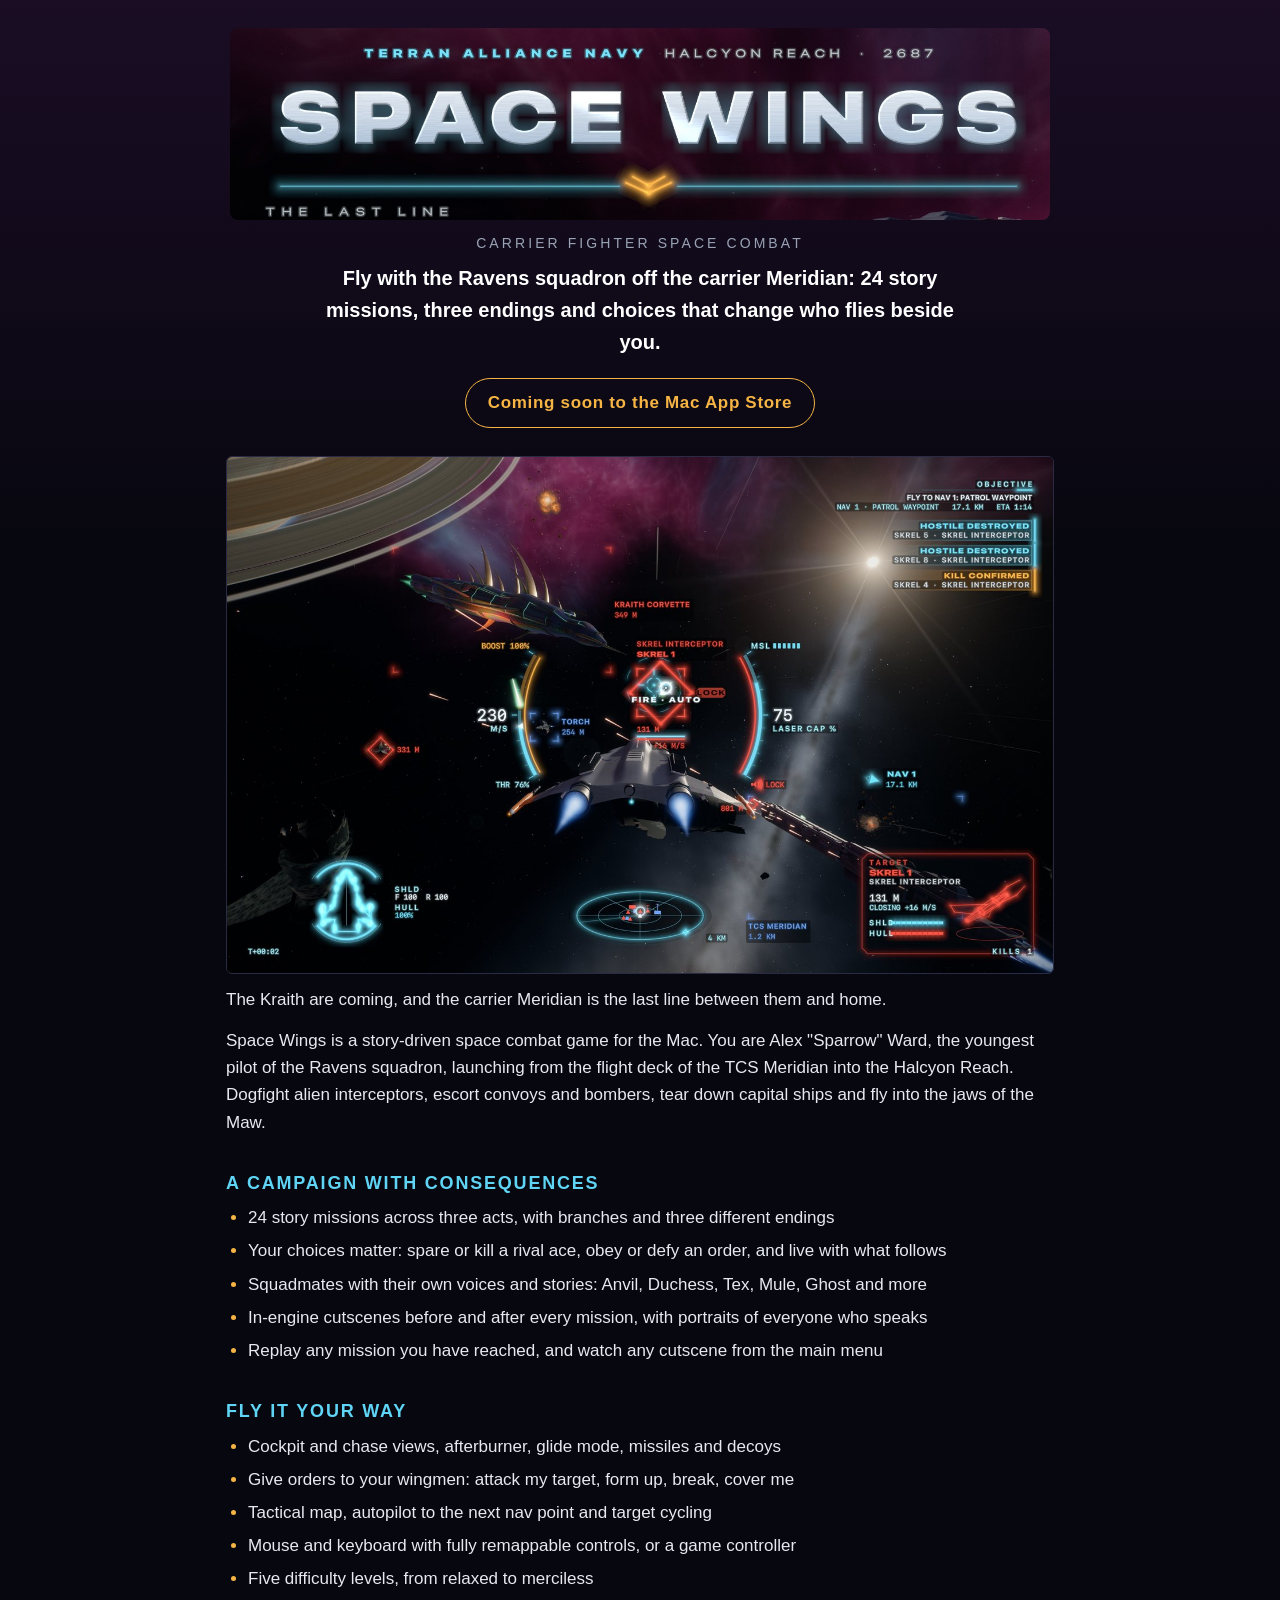
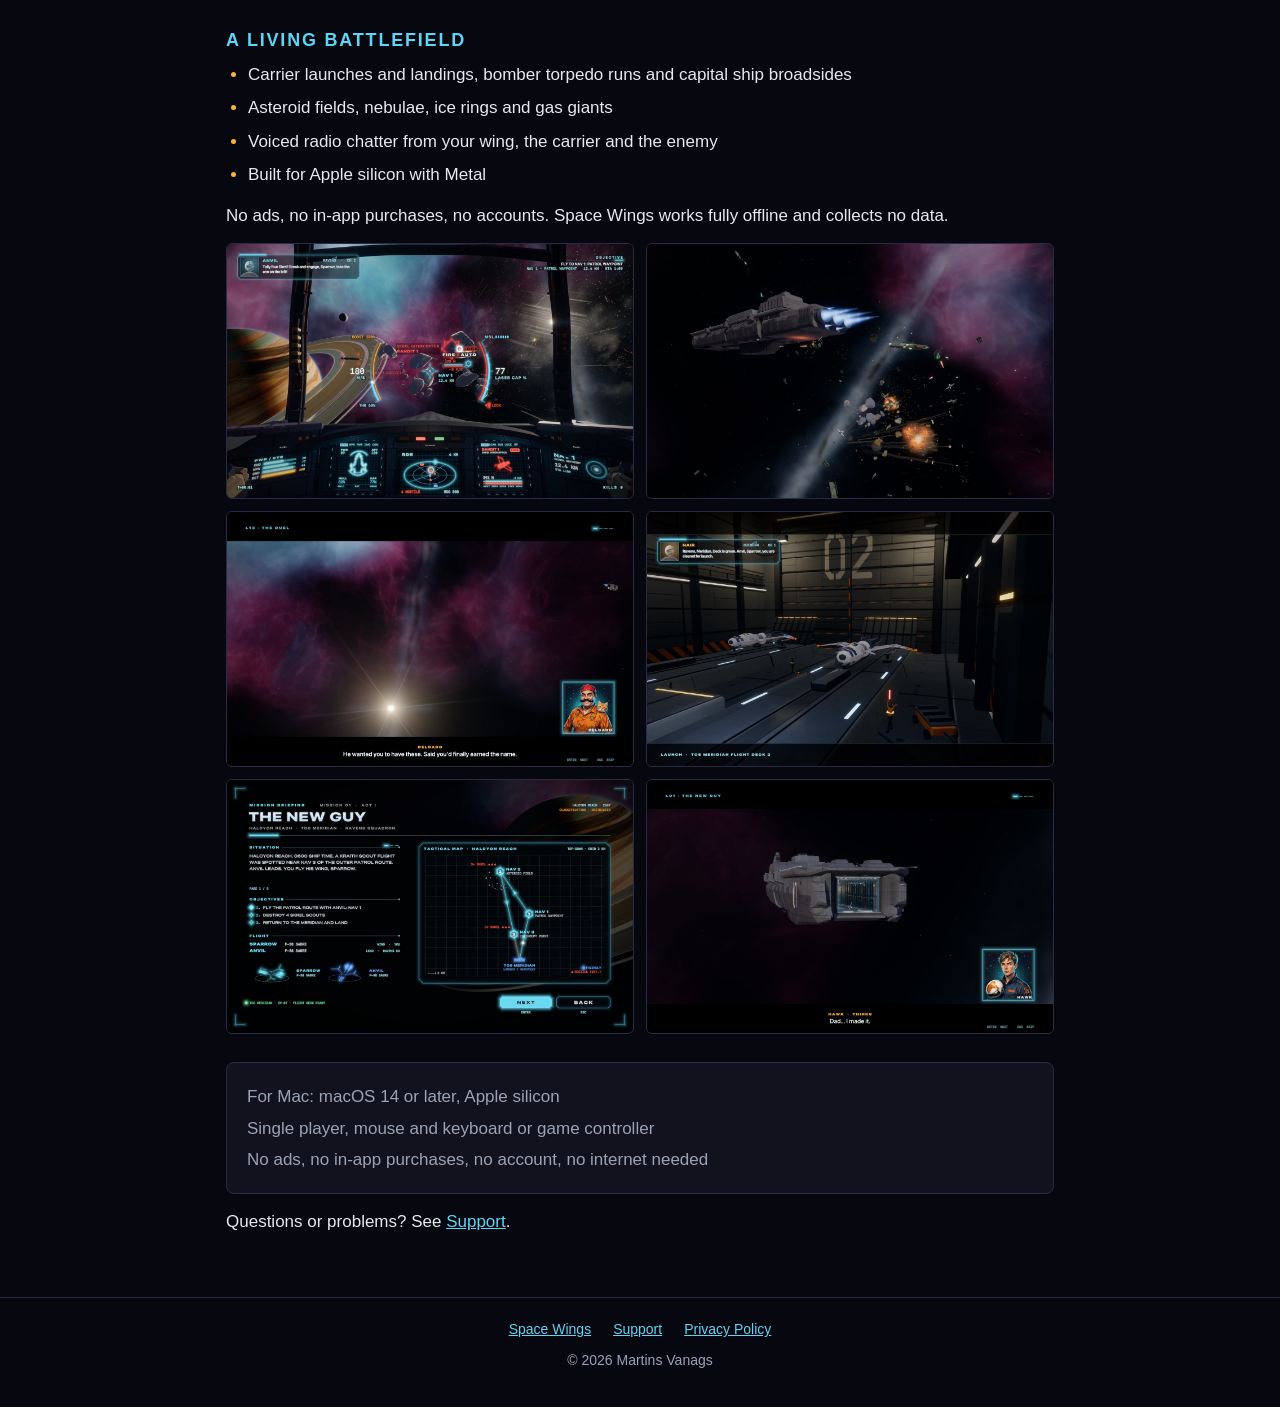
<file: index.html>
<!doctype html>
<html lang="en">
<head>
<meta charset="utf-8">
<meta name="viewport" content="width=device-width, initial-scale=1">
<title>Space Wings: The Last Line – Carrier fighter space combat</title>
<meta name="description" content="Fly with the Ravens squadron off the carrier Meridian: 24 story missions, three endings and choices that change who flies beside you.">
<link rel="icon" type="image/png" href="img/icon.png">
<link rel="apple-touch-icon" href="img/icon.png">
<link rel="stylesheet" href="style.css">
</head>
<body class="home">
<header class="top">
<a class="logo" href=""><img src="img/logo.jpg" alt="Space Wings: The Last Line" width="1590" height="372"></a>
</header>
<main>
<section class="lede">
<p class="subtitle">Carrier fighter space combat</p>
<p class="tagline">Fly with the Ravens squadron off the carrier Meridian: 24 story missions, three endings and choices that change who flies beside you.</p>
<span class="badge">Coming soon to the Mac App Store</span>
</section>
<figure class="shot"><img src="img/01_game_dogfight_chase.jpg" alt="Space Wings – dogfight seen from the chase view" width="1440" height="900"></figure>
<p>The Kraith are coming, and the carrier Meridian is the last line between them and home.</p>
<p>Space Wings is a story-driven space combat game for the Mac. You are Alex "Sparrow" Ward, the youngest pilot of the Ravens squadron, launching from the flight deck of the TCS Meridian into the Halcyon Reach. Dogfight alien interceptors, escort convoys and bombers, tear down capital ships and fly into the jaws of the Maw.</p>
<h2>A CAMPAIGN WITH CONSEQUENCES</h2>
<ul><li>24 story missions across three acts, with branches and three different endings</li><li>Your choices matter: spare or kill a rival ace, obey or defy an order, and live with what follows</li><li>Squadmates with their own voices and stories: Anvil, Duchess, Tex, Mule, Ghost and more</li><li>In-engine cutscenes before and after every mission, with portraits of everyone who speaks</li><li>Replay any mission you have reached, and watch any cutscene from the main menu</li></ul>
<h2>FLY IT YOUR WAY</h2>
<ul><li>Cockpit and chase views, afterburner, glide mode, missiles and decoys</li><li>Give orders to your wingmen: attack my target, form up, break, cover me</li><li>Tactical map, autopilot to the next nav point and target cycling</li><li>Mouse and keyboard with fully remappable controls, or a game controller</li><li>Five difficulty levels, from relaxed to merciless</li></ul>
<h2>A LIVING BATTLEFIELD</h2>
<ul><li>Carrier launches and landings, bomber torpedo runs and capital ship broadsides</li><li>Asteroid fields, nebulae, ice rings and gas giants</li><li>Voiced radio chatter from your wing, the carrier and the enemy</li><li>Built for Apple silicon with Metal</li></ul>
<p>No ads, no in-app purchases, no accounts. Space Wings works fully offline and collects no data.</p>
<div class="gallery"><img src="img/02_hud_cockpit_combat.jpg" alt="Space Wings – cockpit view in combat" width="1440" height="900" loading="lazy"><img src="img/03_game_capital_exchange.jpg" alt="Space Wings – capital ships exchanging fire" width="1440" height="900" loading="lazy"><img src="img/04_cine_L13_1_9_2.jpg" alt="Space Wings – story cutscene with a speaker portrait" width="1440" height="900" loading="lazy"><img src="img/05_game_launch_deck.jpg" alt="Space Wings – on the carrier flight deck before launch" width="1440" height="900" loading="lazy"><img src="img/06_hud_briefing.jpg" alt="Space Wings – mission briefing with the tactical map" width="1440" height="900" loading="lazy"><img src="img/07_cine_L01_1_7_3.jpg" alt="Space Wings – the opening cutscene" width="1440" height="900" loading="lazy"></div>
<ul class="facts">
<li>For Mac: macOS 14 or later, Apple silicon</li>
<li>Single player, mouse and keyboard or game controller</li>
<li>No ads, no in-app purchases, no account, no internet needed</li>
</ul>
<p>Questions or problems? See <a href="support/">Support</a>.</p>
</main>
<footer>
<nav><a href="">Space Wings</a><a href="support/">Support</a><a href="privacy/">Privacy Policy</a></nav>
<p>© 2026 Martins Vanags</p>
</footer>
</body>
</html>
</file>
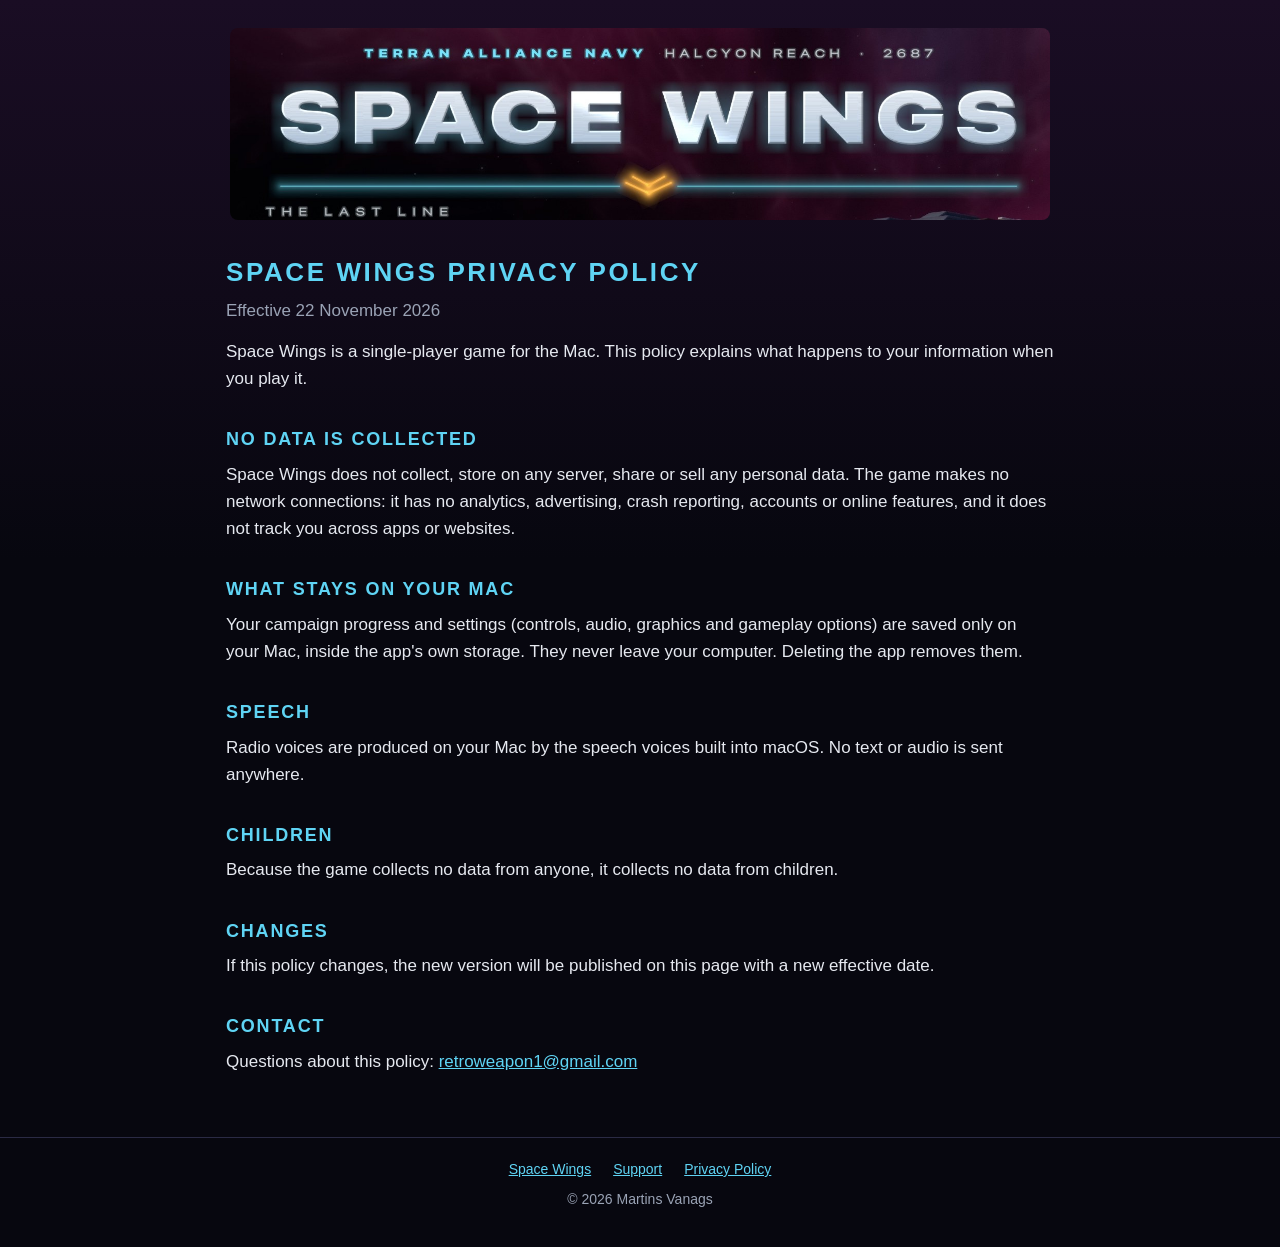
<file: privacy/index.html>
<!doctype html>
<html lang="en">
<head>
<meta charset="utf-8">
<meta name="viewport" content="width=device-width, initial-scale=1">
<title>Privacy Policy – Space Wings</title>
<meta name="description" content="Space Wings privacy policy: the game collects no data.">
<link rel="icon" type="image/png" href="../img/icon.png">
<link rel="apple-touch-icon" href="../img/icon.png">
<link rel="stylesheet" href="../style.css">
</head>
<body class="doc">
<header class="top">
<a class="logo" href="../"><img src="../img/logo.jpg" alt="Space Wings: The Last Line" width="1590" height="372"></a>
</header>
<main>
<h1>Space Wings Privacy Policy</h1>
<p class="date">Effective 22 November 2026</p>

<p>Space Wings is a single-player game for the Mac. This policy explains what happens to your information when you play it.</p>

<h2>No data is collected</h2>
<p>Space Wings does not collect, store on any server, share or sell any personal data. The game makes no network connections: it has no analytics, advertising, crash reporting, accounts or online features, and it does not track you across apps or websites.</p>

<h2>What stays on your Mac</h2>
<p>Your campaign progress and settings (controls, audio, graphics and gameplay options) are saved only on your Mac, inside the app's own storage. They never leave your computer. Deleting the app removes them.</p>

<h2>Speech</h2>
<p>Radio voices are produced on your Mac by the speech voices built into macOS. No text or audio is sent anywhere.</p>

<h2>Children</h2>
<p>Because the game collects no data from anyone, it collects no data from children.</p>

<h2>Changes</h2>
<p>If this policy changes, the new version will be published on this page with a new effective date.</p>

<h2>Contact</h2>
<p>Questions about this policy: <a href="mailto:retroweapon1@gmail.com">retroweapon1@gmail.com</a></p>
</main>
<footer>
<nav><a href="../">Space Wings</a><a href="../support/">Support</a><a href="../privacy/">Privacy Policy</a></nav>
<p>© 2026 Martins Vanags</p>
</footer>
</body>
</html>
</file>
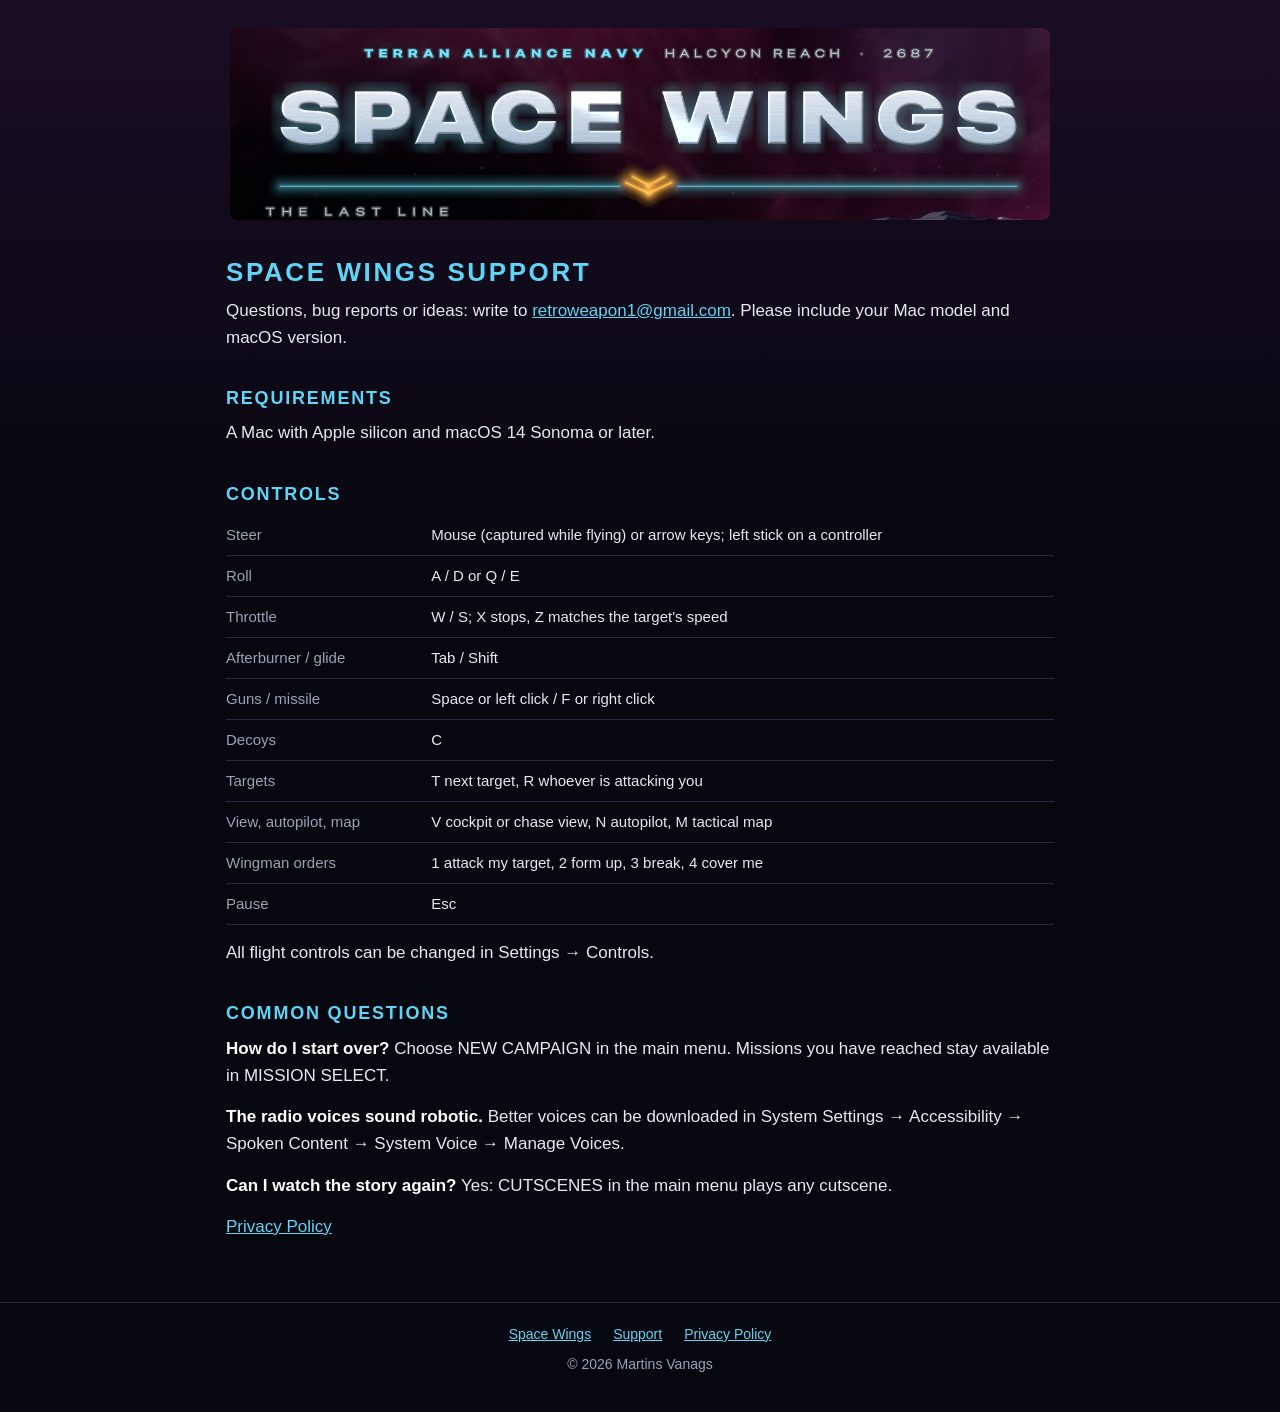
<file: support/index.html>
<!doctype html>
<html lang="en">
<head>
<meta charset="utf-8">
<meta name="viewport" content="width=device-width, initial-scale=1">
<title>Support – Space Wings</title>
<meta name="description" content="Space Wings support: requirements, controls, questions, contact.">
<link rel="icon" type="image/png" href="../img/icon.png">
<link rel="apple-touch-icon" href="../img/icon.png">
<link rel="stylesheet" href="../style.css">
</head>
<body class="doc">
<header class="top">
<a class="logo" href="../"><img src="../img/logo.jpg" alt="Space Wings: The Last Line" width="1590" height="372"></a>
</header>
<main>
<h1>Space Wings Support</h1>
<p>Questions, bug reports or ideas: write to <a href="mailto:retroweapon1@gmail.com">retroweapon1@gmail.com</a>. Please include your Mac model and macOS version.</p>

<h2>Requirements</h2>
<p>A Mac with Apple silicon and macOS 14 Sonoma or later.</p>

<h2>Controls</h2>
<table>
<tr><td>Steer</td><td>Mouse (captured while flying) or arrow keys; left stick on a controller</td></tr>
<tr><td>Roll</td><td>A / D or Q / E</td></tr>
<tr><td>Throttle</td><td>W / S; X stops, Z matches the target's speed</td></tr>
<tr><td>Afterburner / glide</td><td>Tab / Shift</td></tr>
<tr><td>Guns / missile</td><td>Space or left click / F or right click</td></tr>
<tr><td>Decoys</td><td>C</td></tr>
<tr><td>Targets</td><td>T next target, R whoever is attacking you</td></tr>
<tr><td>View, autopilot, map</td><td>V cockpit or chase view, N autopilot, M tactical map</td></tr>
<tr><td>Wingman orders</td><td>1 attack my target, 2 form up, 3 break, 4 cover me</td></tr>
<tr><td>Pause</td><td>Esc</td></tr>
</table>
<p>All flight controls can be changed in Settings → Controls.</p>

<h2>Common questions</h2>
<p><strong>How do I start over?</strong> Choose NEW CAMPAIGN in the main menu. Missions you have reached stay available in MISSION SELECT.</p>
<p><strong>The radio voices sound robotic.</strong> Better voices can be downloaded in System Settings → Accessibility → Spoken Content → System Voice → Manage Voices.</p>
<p><strong>Can I watch the story again?</strong> Yes: CUTSCENES in the main menu plays any cutscene.</p>

<p><a href="../privacy/">Privacy Policy</a></p>
</main>
<footer>
<nav><a href="../">Space Wings</a><a href="../support/">Support</a><a href="../privacy/">Privacy Policy</a></nav>
<p>© 2026 Martins Vanags</p>
</footer>
</body>
</html>
</file>
<file: style.css>
:root {
  color-scheme: dark;
  --bg: #07070f;
  --bg-2: #1a0d24;
  --panel: #12121f;
  --line: #2a2a44;
  --text: #e6e9f0;
  --muted: #9aa3b5;
  --cyan: #5fd4f4;
  --amber: #f6b445;
  --magenta: #d65a9c;
}
* { box-sizing: border-box; }
html { -webkit-text-size-adjust: 100%; }
body {
  margin: 0;
  background: linear-gradient(180deg, var(--bg-2) 0, var(--bg) 560px) var(--bg);
  color: var(--text);
  font: 17px/1.6 -apple-system, BlinkMacSystemFont, "Helvetica Neue", Helvetica, Arial, sans-serif;
}
a { color: var(--cyan); }
a:hover { color: var(--amber); }
.top { text-align: center; padding: 28px 16px 0; }
.logo img {
  width: 820px; max-width: 100%; height: auto; display: inline-block; border-radius: 8px;
}
main { max-width: 860px; margin: 0 auto; padding: 0 16px 48px; }
h1, h2 { color: var(--cyan); text-transform: uppercase; letter-spacing: 0.1em; line-height: 1.25; }
h1 { font-size: 26px; margin: 28px 0 8px; }
h2 { font-size: 18px; margin: 36px 0 10px; }
p, ul { margin: 0 0 14px; }
ul { padding-left: 22px; }
li { margin-bottom: 6px; }
li::marker { color: var(--amber); }
strong { color: #fff; }
.date { color: var(--muted); }
.lede { text-align: center; margin: 4px 0 28px; }
.subtitle { color: var(--muted); text-transform: uppercase; letter-spacing: 0.22em; font-size: 14px; margin: 0; }
.tagline { font-size: 20px; font-weight: 600; color: #fff; margin: 8px auto 20px; max-width: 640px; }
.badge {
  display: inline-block; padding: 10px 22px; border: 1px solid var(--amber); border-radius: 999px;
  color: var(--amber); font-weight: 600; letter-spacing: 0.04em; text-decoration: none;
}
a.badge:hover { background: var(--amber); color: var(--bg); }
.shot { margin: 0 0 12px; }
.shot img, .gallery img { display: block; width: 100%; height: auto; border-radius: 6px; border: 1px solid var(--line); }
.gallery { display: grid; grid-template-columns: repeat(2, 1fr); gap: 12px; margin: 12px 0 28px; }
.facts { list-style: none; padding: 16px 20px; background: var(--panel); border: 1px solid var(--line); border-radius: 8px; color: var(--muted); }
.facts li { margin: 4px 0; }
table { border-collapse: collapse; width: 100%; font-size: 15px; margin: 0 0 14px; }
td { padding: 8px 10px 8px 0; border-bottom: 1px solid var(--line); vertical-align: top; }
td:first-child { color: var(--muted); white-space: nowrap; padding-right: 18px; }
footer { border-top: 1px solid var(--line); padding: 20px 16px 36px; text-align: center; color: var(--muted); font-size: 14px; }
footer nav { display: flex; flex-wrap: wrap; justify-content: center; gap: 6px 22px; margin-bottom: 8px; }
footer p { margin: 0; }
@media (max-width: 600px) {
  body { font-size: 16px; }
  .gallery { grid-template-columns: 1fr; }
  h1 { font-size: 22px; }
  .tagline { font-size: 18px; }
  td:first-child { white-space: normal; }
}
</file>
